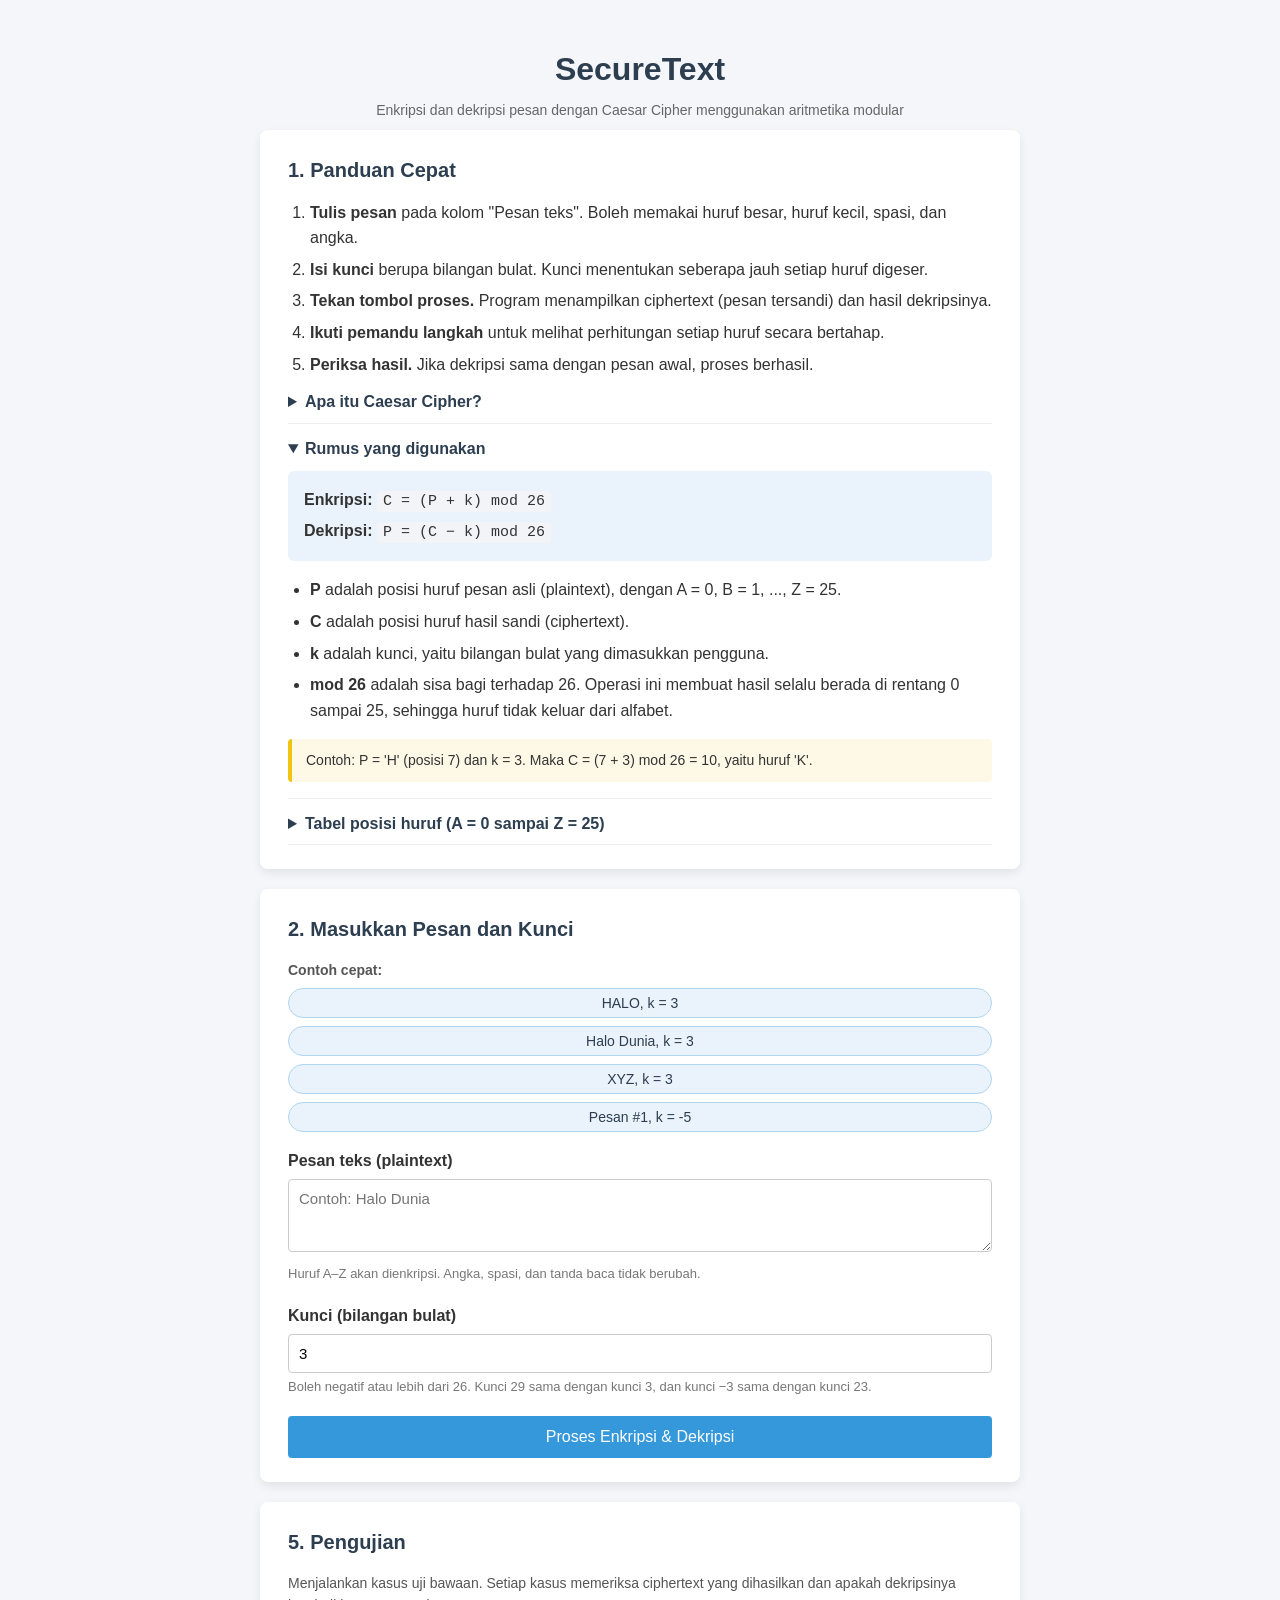
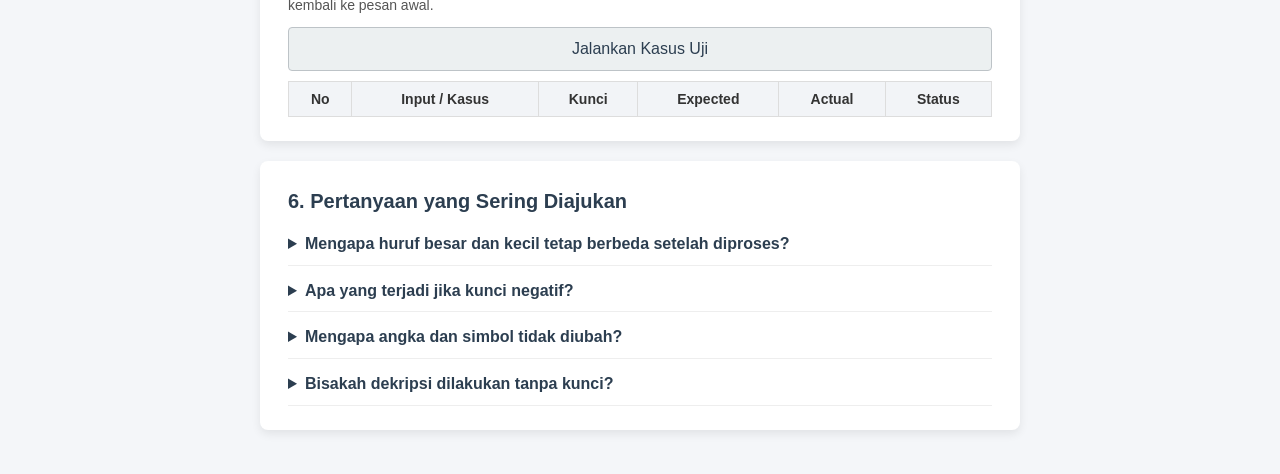
<file: index.html>
<!DOCTYPE html>
<html lang="id">
<head>
  <meta charset="UTF-8">
  <meta name="viewport" content="width=device-width, initial-scale=1.0">
  <title>SecureText - Caesar Cipher</title>
  <link rel="stylesheet" href="style.css">
</head>
<body>

<main class="container">
  <header>
    <h1>SecureText</h1>
    <p class="subjudul">Enkripsi dan dekripsi pesan dengan Caesar Cipher menggunakan aritmetika modular</p>
  </header>

  <!-- ===== PANDUAN ===== -->
  <section class="panel">
    <h2>1. Panduan Cepat</h2>
    <ol class="daftar-langkah">
      <li><strong>Tulis pesan</strong> pada kolom "Pesan teks". Boleh memakai huruf besar, huruf kecil, spasi, dan angka.</li>
      <li><strong>Isi kunci</strong> berupa bilangan bulat. Kunci menentukan seberapa jauh setiap huruf digeser.</li>
      <li><strong>Tekan tombol proses.</strong> Program menampilkan ciphertext (pesan tersandi) dan hasil dekripsinya.</li>
      <li><strong>Ikuti pemandu langkah</strong> untuk melihat perhitungan setiap huruf secara bertahap.</li>
      <li><strong>Periksa hasil.</strong> Jika dekripsi sama dengan pesan awal, proses berhasil.</li>
    </ol>

    <details>
      <summary>Apa itu Caesar Cipher?</summary>
      <p>
        Caesar Cipher adalah metode kriptografi klasik yang menyandikan pesan dengan cara menggeser
        setiap huruf dalam alfabet sejauh jumlah tertentu. Misalnya, dengan kunci 3, huruf A berubah
        menjadi D, B menjadi E, dan seterusnya. Huruf yang melewati Z kembali ke A dari awal.
      </p>
      <p>
        Metode ini mudah dipahami dan sangat baik untuk belajar konsep aritmetika modular. Namun,
        metode ini mudah dipecahkan sehingga tidak cocok untuk mengamankan data yang sebenarnya.
      </p>
    </details>

    <details open>
      <summary>Rumus yang digunakan</summary>
      <div class="rumus">
        <p><strong>Enkripsi:</strong> <code>C = (P + k) mod 26</code></p>
        <p><strong>Dekripsi:</strong> <code>P = (C − k) mod 26</code></p>
      </div>
      <ul class="daftar-penjelasan">
        <li><strong>P</strong> adalah posisi huruf pesan asli (plaintext), dengan A = 0, B = 1, ..., Z = 25.</li>
        <li><strong>C</strong> adalah posisi huruf hasil sandi (ciphertext).</li>
        <li><strong>k</strong> adalah kunci, yaitu bilangan bulat yang dimasukkan pengguna.</li>
        <li><strong>mod 26</strong> adalah sisa bagi terhadap 26. Operasi ini membuat hasil selalu berada di rentang 0 sampai 25, sehingga huruf tidak keluar dari alfabet.</li>
      </ul>
      <p class="catatan">
        Contoh: P = 'H' (posisi 7) dan k = 3. Maka C = (7 + 3) mod 26 = 10, yaitu huruf 'K'.
      </p>
    </details>

    <details>
      <summary>Tabel posisi huruf (A = 0 sampai Z = 25)</summary>
      <div id="tabelAlfabet" class="alfabet-grid"></div>
    </details>
  </section>

  <!-- ===== FORM ===== -->
  <section class="panel">
    <h2>2. Masukkan Pesan dan Kunci</h2>

    <div class="contoh-wrap">
      <span class="label">Contoh cepat:</span>
      <div class="contoh-btns">
        <button type="button" class="btn-contoh" data-teks="HALO" data-kunci="3">HALO, k = 3</button>
        <button type="button" class="btn-contoh" data-teks="Halo Dunia" data-kunci="3">Halo Dunia, k = 3</button>
        <button type="button" class="btn-contoh" data-teks="XYZ" data-kunci="3">XYZ, k = 3</button>
        <button type="button" class="btn-contoh" data-teks="Pesan #1: aman!" data-kunci="-5">Pesan #1, k = -5</button>
      </div>
    </div>

    <form id="formCipher" novalidate>
      <div class="form-group">
        <label for="inputTeks">Pesan teks (plaintext)</label>
        <textarea id="inputTeks" rows="3" placeholder="Contoh: Halo Dunia"></textarea>
        <small>Huruf A–Z akan dienkripsi. Angka, spasi, dan tanda baca tidak berubah.</small>
      </div>

      <div class="form-group">
        <label for="inputKunci">Kunci (bilangan bulat)</label>
        <input type="text" id="inputKunci" value="3" inputmode="numeric" autocomplete="off">
        <small>Boleh negatif atau lebih dari 26. Kunci 29 sama dengan kunci 3, dan kunci −3 sama dengan kunci 23.</small>
      </div>

      <button type="submit" class="btn-utama">Proses Enkripsi &amp; Dekripsi</button>
      <p id="pesanError" class="error" hidden></p>
    </form>
  </section>

  <!-- ===== HASIL ===== -->
  <section id="hasil" class="panel hasil" hidden aria-live="polite">
    <h2>3. Hasil</h2>

    <div class="hasil-item">
      <span class="label">Ciphertext (hasil enkripsi)</span>
      <output id="outputCipher"></output>
      <div class="baris-aksi">
        <button type="button" id="btnSalin" class="btn-kecil">Salin ciphertext</button>
        <span id="pesanSalin" class="info"></span>
      </div>
    </div>

    <div class="hasil-item">
      <span class="label">Plaintext hasil dekripsi</span>
      <output id="outputPlain"></output>
    </div>

    <p id="statusDekripsi" class="status"></p>
    <p id="infoKunci" class="info"></p>
  </section>

  <!-- ===== PEMANDU LANGKAH ===== -->
  <section id="pemandu" class="panel" hidden>
    <h2>4. Pemandu Langkah demi Langkah</h2>
    <p class="info">
      Tekan <strong>Berikutnya</strong> untuk melihat satu langkah pada satu waktu. Pada baris alfabet,
      <span class="penanda asal">biru</span> menandai posisi awal dan
      <span class="penanda tujuan">hijau</span> menandai posisi hasil.
    </p>

    <div class="progress"><div id="progressBar"></div></div>
    <p id="posisiLangkah" class="info"></p>

    <div class="kartu-langkah">
      <span id="faseLangkah" class="badge"></span>
      <h3 id="judulLangkah"></h3>
      <ol id="penjelasanLangkah" class="penjelasan"></ol>

      <div id="stripAlfabet" class="strip"></div>
      <p id="keteranganStrip" class="info"></p>
    </div>

    <div class="nav">
      <button type="button" id="btnSebelum" class="btn-sekunder">← Sebelumnya</button>
      <button type="button" id="btnBerikut" class="btn-utama">Berikutnya →</button>
    </div>
    <button type="button" id="btnUlang" class="btn-link">Mulai dari langkah pertama</button>

    <details>
      <summary>Tabel rincian enkripsi: (P + k) mod 26</summary>
      <div class="tabel-wrap">
        <table>
          <thead>
            <tr><th>No</th><th>Huruf</th><th>P</th><th>P + k</th><th>mod 26</th><th>C</th></tr>
          </thead>
          <tbody id="tbodyEnkripsi"></tbody>
        </table>
      </div>
    </details>

    <details>
      <summary>Tabel rincian dekripsi: (C − k) mod 26</summary>
      <div class="tabel-wrap">
        <table>
          <thead>
            <tr><th>No</th><th>Huruf</th><th>C</th><th>C − k</th><th>mod 26</th><th>P</th></tr>
          </thead>
          <tbody id="tbodyDekripsi"></tbody>
        </table>
      </div>
    </details>
  </section>

  <!-- ===== PENGUJIAN ===== -->
  <section class="panel">
    <h2>5. Pengujian</h2>
    <p class="info">
      Menjalankan kasus uji bawaan. Setiap kasus memeriksa ciphertext yang dihasilkan dan apakah dekripsinya kembali ke pesan awal.
    </p>
    <button type="button" id="btnUji" class="btn-sekunder">Jalankan Kasus Uji</button>
    <p id="ringkasanUji" class="status"></p>
    <div class="tabel-wrap">
      <table>
        <thead>
          <tr><th>No</th><th>Input / Kasus</th><th>Kunci</th><th>Expected</th><th>Actual</th><th>Status</th></tr>
        </thead>
        <tbody id="tbodyUji"></tbody>
      </table>
    </div>
  </section>

  <!-- ===== FAQ ===== -->
  <section class="panel">
    <h2>6. Pertanyaan yang Sering Diajukan</h2>
    <details>
      <summary>Mengapa huruf besar dan kecil tetap berbeda setelah diproses?</summary>
      <p>Program menghitung huruf besar dengan basis kode 65 (A) dan huruf kecil dengan basis 97 (a). Jadi 'h' tetap menjadi huruf kecil setelah dienkripsi, dan 'H' tetap huruf besar.</p>
    </details>
    <details>
      <summary>Apa yang terjadi jika kunci negatif?</summary>
      <p>Kunci negatif dinormalisasi dengan rumus ((k mod 26) + 26) mod 26. Contohnya, kunci −3 sama dengan kunci 23. Dengan begitu, hasil tetap berada dalam alfabet.</p>
    </details>
    <details>
      <summary>Mengapa angka dan simbol tidak diubah?</summary>
      <p>Caesar Cipher hanya didefinisikan untuk 26 huruf alfabet. Karakter lain dibiarkan agar struktur kalimat tetap terbaca.</p>
    </details>
    <details>
      <summary>Bisakah dekripsi dilakukan tanpa kunci?</summary>
      <p>Secara teori bisa dengan brute force, yaitu mencoba semua 25 kunci yang mungkin. Karena jumlah kunci sangat sedikit, metode ini mudah dilakukan. Itulah salah satu kelemahan utama Caesar Cipher.</p>
    </details>
  </section>
</main>

<script src="cipher.js"></script>
<script src="app.js"></script>
</body>
</html>
</file>
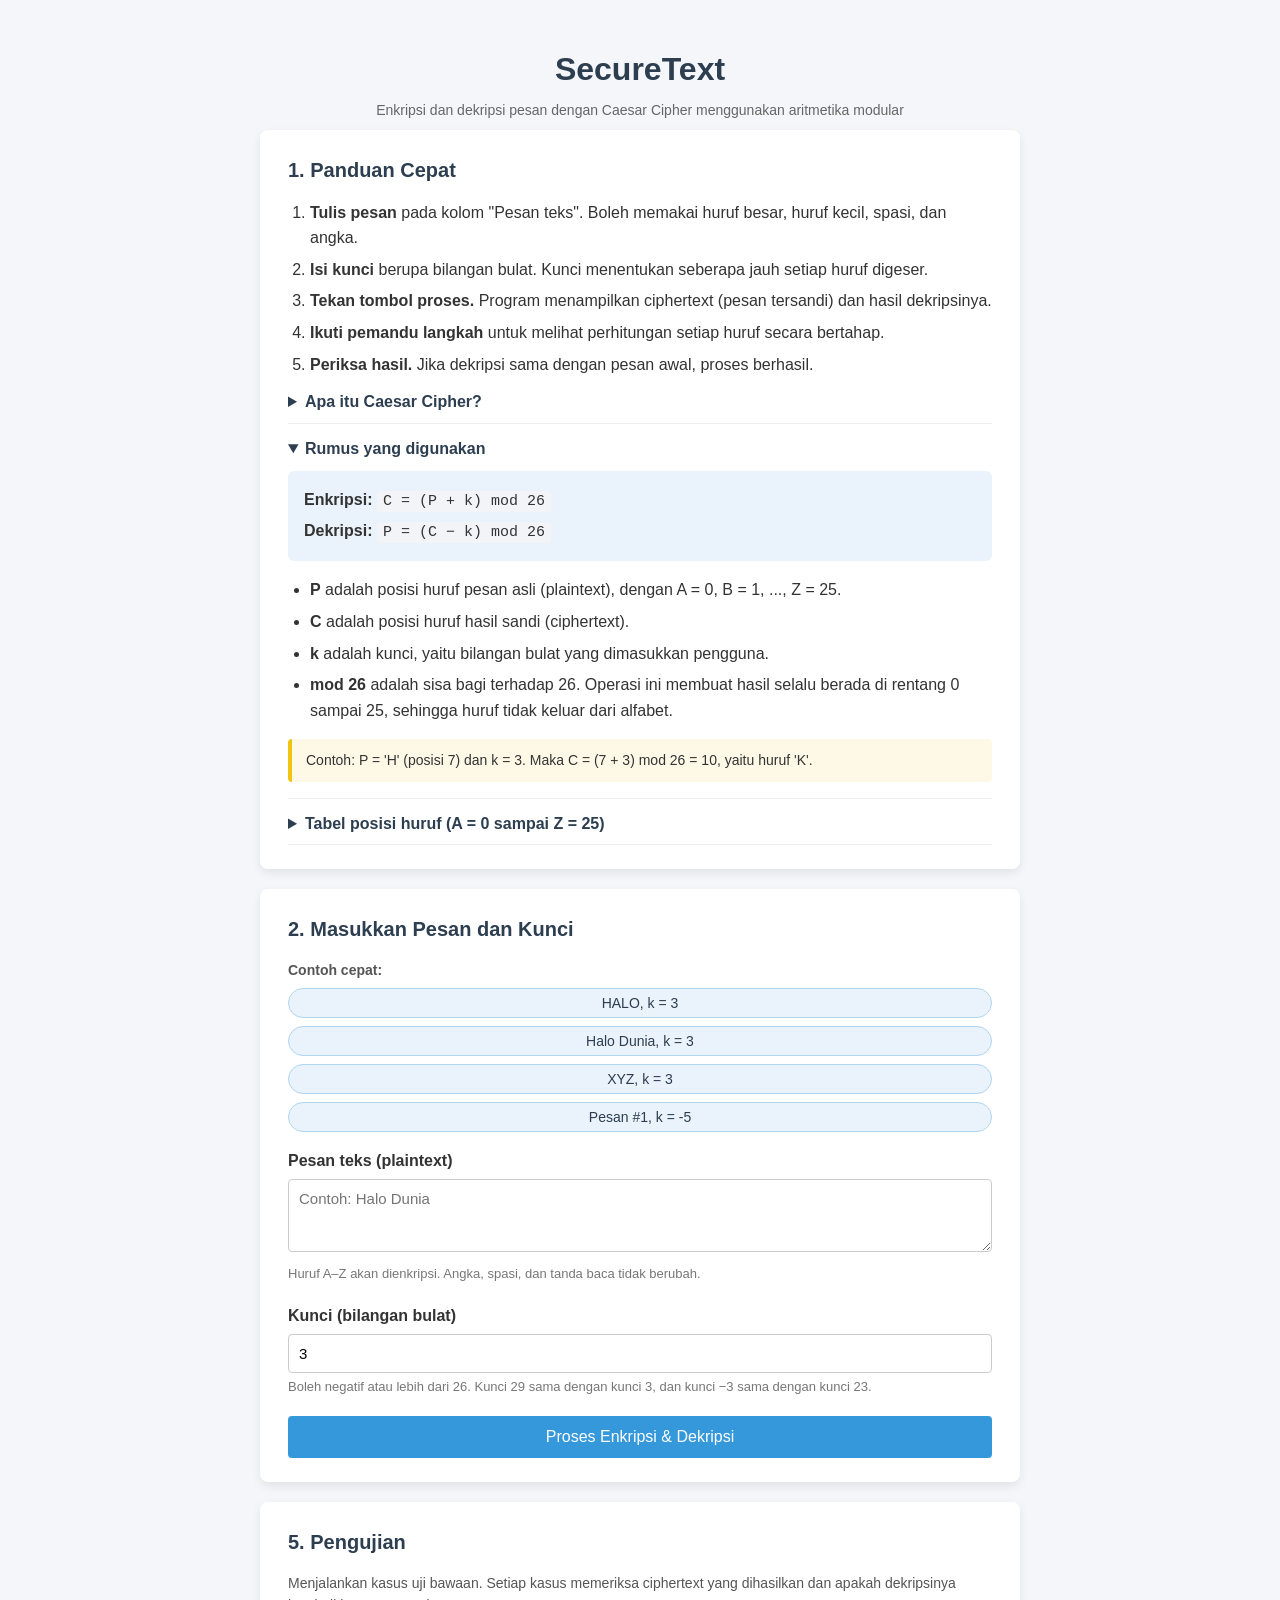
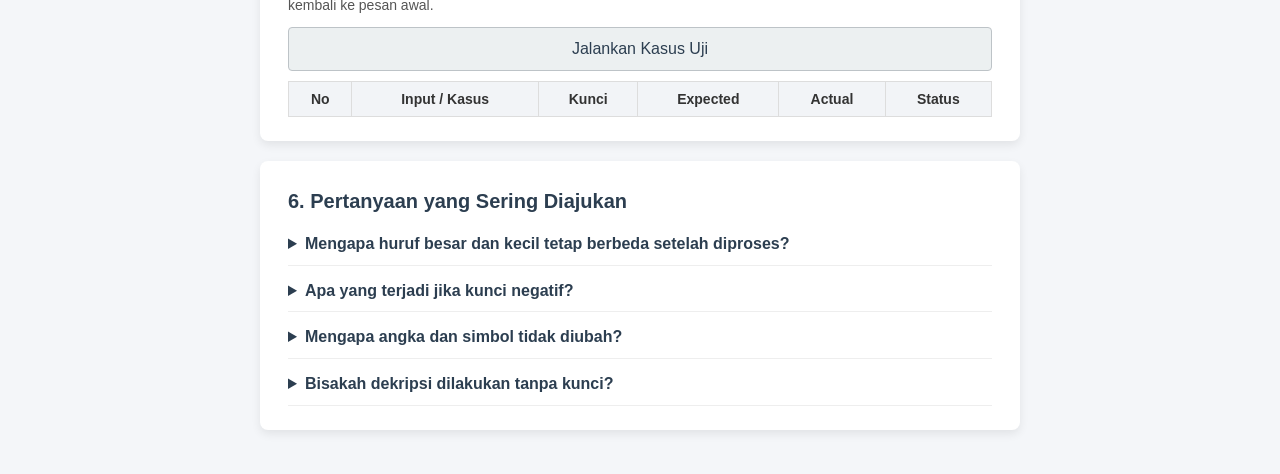
<file: secure.html>
<!DOCTYPE html>
<html lang="id">
<head>
  <meta charset="UTF-8">
  <meta name="viewport" content="width=device-width, initial-scale=1.0">
  <title>SecureText - Caesar Cipher</title>
  <link rel="stylesheet" href="style.css">
</head>
<body>

<main class="container">
  <header>
    <h1>SecureText</h1>
    <p class="subjudul">Enkripsi dan dekripsi pesan dengan Caesar Cipher menggunakan aritmetika modular</p>
  </header>

  <!-- ===== PANDUAN ===== -->
  <section class="panel">
    <h2>1. Panduan Cepat</h2>
    <ol class="daftar-langkah">
      <li><strong>Tulis pesan</strong> pada kolom "Pesan teks". Boleh memakai huruf besar, huruf kecil, spasi, dan angka.</li>
      <li><strong>Isi kunci</strong> berupa bilangan bulat. Kunci menentukan seberapa jauh setiap huruf digeser.</li>
      <li><strong>Tekan tombol proses.</strong> Program menampilkan ciphertext (pesan tersandi) dan hasil dekripsinya.</li>
      <li><strong>Ikuti pemandu langkah</strong> untuk melihat perhitungan setiap huruf secara bertahap.</li>
      <li><strong>Periksa hasil.</strong> Jika dekripsi sama dengan pesan awal, proses berhasil.</li>
    </ol>

    <details>
      <summary>Apa itu Caesar Cipher?</summary>
      <p>
        Caesar Cipher adalah metode kriptografi klasik yang menyandikan pesan dengan cara menggeser
        setiap huruf dalam alfabet sejauh jumlah tertentu. Misalnya, dengan kunci 3, huruf A berubah
        menjadi D, B menjadi E, dan seterusnya. Huruf yang melewati Z kembali ke A dari awal.
      </p>
      <p>
        Metode ini mudah dipahami dan sangat baik untuk belajar konsep aritmetika modular. Namun,
        metode ini mudah dipecahkan sehingga tidak cocok untuk mengamankan data yang sebenarnya.
      </p>
    </details>

    <details open>
      <summary>Rumus yang digunakan</summary>
      <div class="rumus">
        <p><strong>Enkripsi:</strong> <code>C = (P + k) mod 26</code></p>
        <p><strong>Dekripsi:</strong> <code>P = (C − k) mod 26</code></p>
      </div>
      <ul class="daftar-penjelasan">
        <li><strong>P</strong> adalah posisi huruf pesan asli (plaintext), dengan A = 0, B = 1, ..., Z = 25.</li>
        <li><strong>C</strong> adalah posisi huruf hasil sandi (ciphertext).</li>
        <li><strong>k</strong> adalah kunci, yaitu bilangan bulat yang dimasukkan pengguna.</li>
        <li><strong>mod 26</strong> adalah sisa bagi terhadap 26. Operasi ini membuat hasil selalu berada di rentang 0 sampai 25, sehingga huruf tidak keluar dari alfabet.</li>
      </ul>
      <p class="catatan">
        Contoh: P = 'H' (posisi 7) dan k = 3. Maka C = (7 + 3) mod 26 = 10, yaitu huruf 'K'.
      </p>
    </details>

    <details>
      <summary>Tabel posisi huruf (A = 0 sampai Z = 25)</summary>
      <div id="tabelAlfabet" class="alfabet-grid"></div>
    </details>
  </section>

  <!-- ===== FORM ===== -->
  <section class="panel">
    <h2>2. Masukkan Pesan dan Kunci</h2>

    <div class="contoh-wrap">
      <span class="label">Contoh cepat:</span>
      <div class="contoh-btns">
        <button type="button" class="btn-contoh" data-teks="HALO" data-kunci="3">HALO, k = 3</button>
        <button type="button" class="btn-contoh" data-teks="Halo Dunia" data-kunci="3">Halo Dunia, k = 3</button>
        <button type="button" class="btn-contoh" data-teks="XYZ" data-kunci="3">XYZ, k = 3</button>
        <button type="button" class="btn-contoh" data-teks="Pesan #1: aman!" data-kunci="-5">Pesan #1, k = -5</button>
      </div>
    </div>

    <form id="formCipher" novalidate>
      <div class="form-group">
        <label for="inputTeks">Pesan teks (plaintext)</label>
        <textarea id="inputTeks" rows="3" placeholder="Contoh: Halo Dunia"></textarea>
        <small>Huruf A–Z akan dienkripsi. Angka, spasi, dan tanda baca tidak berubah.</small>
      </div>

      <div class="form-group">
        <label for="inputKunci">Kunci (bilangan bulat)</label>
        <input type="text" id="inputKunci" value="3" inputmode="numeric" autocomplete="off">
        <small>Boleh negatif atau lebih dari 26. Kunci 29 sama dengan kunci 3, dan kunci −3 sama dengan kunci 23.</small>
      </div>

      <button type="submit" class="btn-utama">Proses Enkripsi &amp; Dekripsi</button>
      <p id="pesanError" class="error" hidden></p>
    </form>
  </section>

  <!-- ===== HASIL ===== -->
  <section id="hasil" class="panel hasil" hidden aria-live="polite">
    <h2>3. Hasil</h2>

    <div class="hasil-item">
      <span class="label">Ciphertext (hasil enkripsi)</span>
      <output id="outputCipher"></output>
      <div class="baris-aksi">
        <button type="button" id="btnSalin" class="btn-kecil">Salin ciphertext</button>
        <span id="pesanSalin" class="info"></span>
      </div>
    </div>

    <div class="hasil-item">
      <span class="label">Plaintext hasil dekripsi</span>
      <output id="outputPlain"></output>
    </div>

    <p id="statusDekripsi" class="status"></p>
    <p id="infoKunci" class="info"></p>
  </section>

  <!-- ===== PEMANDU LANGKAH ===== -->
  <section id="pemandu" class="panel" hidden>
    <h2>4. Pemandu Langkah demi Langkah</h2>
    <p class="info">
      Tekan <strong>Berikutnya</strong> untuk melihat satu langkah pada satu waktu. Pada baris alfabet,
      <span class="penanda asal">biru</span> menandai posisi awal dan
      <span class="penanda tujuan">hijau</span> menandai posisi hasil.
    </p>

    <div class="progress"><div id="progressBar"></div></div>
    <p id="posisiLangkah" class="info"></p>

    <div class="kartu-langkah">
      <span id="faseLangkah" class="badge"></span>
      <h3 id="judulLangkah"></h3>
      <ol id="penjelasanLangkah" class="penjelasan"></ol>

      <div id="stripAlfabet" class="strip"></div>
      <p id="keteranganStrip" class="info"></p>
    </div>

    <div class="nav">
      <button type="button" id="btnSebelum" class="btn-sekunder">← Sebelumnya</button>
      <button type="button" id="btnBerikut" class="btn-utama">Berikutnya →</button>
    </div>
    <button type="button" id="btnUlang" class="btn-link">Mulai dari langkah pertama</button>

    <details>
      <summary>Tabel rincian enkripsi: (P + k) mod 26</summary>
      <div class="tabel-wrap">
        <table>
          <thead>
            <tr><th>No</th><th>Huruf</th><th>P</th><th>P + k</th><th>mod 26</th><th>C</th></tr>
          </thead>
          <tbody id="tbodyEnkripsi"></tbody>
        </table>
      </div>
    </details>

    <details>
      <summary>Tabel rincian dekripsi: (C − k) mod 26</summary>
      <div class="tabel-wrap">
        <table>
          <thead>
            <tr><th>No</th><th>Huruf</th><th>C</th><th>C − k</th><th>mod 26</th><th>P</th></tr>
          </thead>
          <tbody id="tbodyDekripsi"></tbody>
        </table>
      </div>
    </details>
  </section>

  <!-- ===== PENGUJIAN ===== -->
  <section class="panel">
    <h2>5. Pengujian</h2>
    <p class="info">
      Menjalankan kasus uji bawaan. Setiap kasus memeriksa ciphertext yang dihasilkan dan apakah dekripsinya kembali ke pesan awal.
    </p>
    <button type="button" id="btnUji" class="btn-sekunder">Jalankan Kasus Uji</button>
    <p id="ringkasanUji" class="status"></p>
    <div class="tabel-wrap">
      <table>
        <thead>
          <tr><th>No</th><th>Input / Kasus</th><th>Kunci</th><th>Expected</th><th>Actual</th><th>Status</th></tr>
        </thead>
        <tbody id="tbodyUji"></tbody>
      </table>
    </div>
  </section>

  <!-- ===== FAQ ===== -->
  <section class="panel">
    <h2>6. Pertanyaan yang Sering Diajukan</h2>
    <details>
      <summary>Mengapa huruf besar dan kecil tetap berbeda setelah diproses?</summary>
      <p>Program menghitung huruf besar dengan basis kode 65 (A) dan huruf kecil dengan basis 97 (a). Jadi 'h' tetap menjadi huruf kecil setelah dienkripsi, dan 'H' tetap huruf besar.</p>
    </details>
    <details>
      <summary>Apa yang terjadi jika kunci negatif?</summary>
      <p>Kunci negatif dinormalisasi dengan rumus ((k mod 26) + 26) mod 26. Contohnya, kunci −3 sama dengan kunci 23. Dengan begitu, hasil tetap berada dalam alfabet.</p>
    </details>
    <details>
      <summary>Mengapa angka dan simbol tidak diubah?</summary>
      <p>Caesar Cipher hanya didefinisikan untuk 26 huruf alfabet. Karakter lain dibiarkan agar struktur kalimat tetap terbaca.</p>
    </details>
    <details>
      <summary>Bisakah dekripsi dilakukan tanpa kunci?</summary>
      <p>Secara teori bisa dengan brute force, yaitu mencoba semua 25 kunci yang mungkin. Karena jumlah kunci sangat sedikit, metode ini mudah dilakukan. Itulah salah satu kelemahan utama Caesar Cipher.</p>
    </details>
  </section>
</main>

<script src="cipher.js"></script>
<script src="app.js"></script>
</body>
</html>
</file>
<file: style.css>
* {
  box-sizing: border-box;
}

body {
  font-family: Arial, Helvetica, sans-serif;
  background: #f4f6f9;
  color: #333;
  margin: 0;
  padding: 20px;
  line-height: 1.6;
}

.container {
  max-width: 760px;
  margin: 24px auto;
}

header {
  text-align: center;
  margin-bottom: 8px;
}

h1 {
  color: #2c3e50;
  margin: 0 0 4px;
}

h2 {
  color: #2c3e50;
  font-size: 20px;
  margin: 0 0 14px;
}

h3 {
  color: #2c3e50;
  margin: 8px 0 12px;
  font-size: 18px;
}

.subjudul {
  color: #666;
  margin: 0;
  font-size: 14px;
}

.panel {
  background: #fff;
  padding: 24px 28px;
  border-radius: 8px;
  box-shadow: 0 4px 10px rgba(0, 0, 0, 0.08);
  margin-bottom: 20px;
}

.panel[hidden] {
  display: none;
}

.daftar-langkah {
  padding-left: 22px;
  margin: 0 0 12px;
}

.daftar-langkah li {
  margin-bottom: 6px;
}

.daftar-penjelasan {
  padding-left: 22px;
}

.daftar-penjelasan li {
  margin-bottom: 6px;
}

.catatan {
  background: #fef9e7;
  border-left: 4px solid #f1c40f;
  padding: 10px 14px;
  border-radius: 4px;
  font-size: 14px;
}

.rumus {
  background: #eaf2fb;
  border-radius: 6px;
  padding: 12px 16px;
  margin: 10px 0;
  font-size: 16px;
}

.rumus p {
  margin: 4px 0;
}

code {
  font-family: "Courier New", monospace;
  background: #f2f4f7;
  padding: 2px 6px;
  border-radius: 3px;
  font-size: 15px;
}

details {
  margin-top: 12px;
  border-bottom: 1px solid #eee;
  padding-bottom: 8px;
}

summary {
  cursor: pointer;
  font-weight: bold;
  color: #2c3e50;
}

details p {
  margin: 8px 0;
}

/* Tabel alfabet */
.alfabet-grid {
  display: grid;
  grid-template-columns: repeat(13, 1fr);
  gap: 6px;
  margin-top: 10px;
}

.sel-alfabet {
  border: 1px solid #ddd;
  border-radius: 4px;
  text-align: center;
  padding: 6px 2px;
  background: #fafbfc;
  font-size: 14px;
}

.sel-alfabet strong {
  display: block;
  font-size: 16px;
  color: #2c3e50;
}

.sel-alfabet span {
  color: #888;
  font-size: 12px;
}

.sel-alfabet.asal {
  background: #3498db;
  border-color: #2980b9;
}

.sel-alfabet.asal strong,
.sel-alfabet.asal span {
  color: #fff;
}

.sel-alfabet.tujuan {
  background: #27ae60;
  border-color: #1e8449;
}

.sel-alfabet.tujuan strong,
.sel-alfabet.tujuan span {
  color: #fff;
}

.sel-alfabet.sama {
  background: #8e44ad;
  border-color: #6c3483;
}

.sel-alfabet.sama strong,
.sel-alfabet.sama span {
  color: #fff;
}

.penanda {
  padding: 1px 8px;
  border-radius: 3px;
  color: #fff;
  font-weight: bold;
  font-size: 14px;
}

.penanda.asal {
  background: #3498db;
}

.penanda.tujuan {
  background: #27ae60;
}

/* Contoh cepat */
.contoh-wrap {
  margin-bottom: 16px;
}

.contoh-btns {
  display: flex;
  flex-wrap: wrap;
  gap: 8px;
  margin-top: 6px;
}

.btn-contoh {
  background: #eaf2fb;
  color: #2c3e50;
  border: 1px solid #aed6f1;
  padding: 6px 12px;
  border-radius: 16px;
  font-size: 14px;
  cursor: pointer;
}

.btn-contoh:hover {
  background: #d6eaf8;
}

/* Form */
.form-group {
  margin-bottom: 18px;
}

label {
  display: block;
  font-weight: bold;
  margin-bottom: 6px;
}

.label {
  display: block;
  font-weight: bold;
  font-size: 14px;
  color: #555;
  margin-bottom: 4px;
}

small {
  display: block;
  color: #777;
  font-size: 13px;
  margin-top: 4px;
}

input[type="text"],
textarea {
  width: 100%;
  padding: 10px;
  border: 1px solid #ccc;
  border-radius: 4px;
  font-family: inherit;
  font-size: 15px;
}

textarea {
  resize: vertical;
}

input:focus,
textarea:focus {
  outline: 2px solid #3498db;
  border-color: #3498db;
}

button {
  font-size: 16px;
  padding: 12px 20px;
  border-radius: 4px;
  border: none;
  cursor: pointer;
  width: 100%;
  font-family: inherit;
}

button:disabled {
  opacity: 0.4;
  cursor: not-allowed;
}

.btn-utama {
  background: #3498db;
  color: #fff;
}

.btn-utama:hover:not(:disabled) {
  background: #2980b9;
}

.btn-sekunder {
  background: #ecf0f1;
  color: #2c3e50;
  border: 1px solid #bdc3c7;
}

.btn-sekunder:hover:not(:disabled) {
  background: #dfe6e9;
}

.btn-kecil {
  width: auto;
  padding: 6px 14px;
  font-size: 14px;
  background: #ecf0f1;
  color: #2c3e50;
  border: 1px solid #bdc3c7;
}

.btn-link {
  background: none;
  color: #2980b9;
  width: auto;
  padding: 8px 0;
  text-decoration: underline;
  font-size: 14px;
  margin-top: 6px;
}

.error {
  color: #c0392b;
  background: #fdecea;
  padding: 10px;
  border-radius: 4px;
  margin-top: 14px;
}

.error[hidden] {
  display: none;
}

/* Hasil */
.hasil {
  background: #f7fbfd;
  border: 1px solid #d6eaf8;
}

.hasil[hidden] {
  display: none;
}

.hasil-item {
  margin-bottom: 14px;
}

output {
  display: block;
  font-family: "Courier New", monospace;
  font-size: 18px;
  background: #fff;
  padding: 10px;
  border-radius: 4px;
  word-break: break-all;
  min-height: 42px;
  border: 1px solid #e5e8eb;
}

.baris-aksi {
  display: flex;
  align-items: center;
  gap: 10px;
  margin-top: 6px;
}

.status {
  font-weight: bold;
  margin: 10px 0 4px;
}

.status.ok,
.lulus {
  color: #1e8449;
  font-weight: bold;
}

.status.gagal,
.tidak-lulus {
  color: #c0392b;
  font-weight: bold;
}

.info {
  font-size: 14px;
  color: #555;
  margin: 4px 0 10px;
}

/* Pemandu langkah */
.progress {
  height: 10px;
  background: #e5e8eb;
  border-radius: 5px;
  overflow: hidden;
}

#progressBar {
  height: 100%;
  width: 0;
  background: #3498db;
  transition: width 0.3s ease;
}

.kartu-langkah {
  border: 1px solid #d6eaf8;
  border-radius: 8px;
  padding: 18px;
  margin: 14px 0;
  background: #fbfdff;
}

.badge {
  display: inline-block;
  background: #2c3e50;
  color: #fff;
  font-size: 12px;
  padding: 2px 10px;
  border-radius: 12px;
  letter-spacing: 0.5px;
}

.penjelasan {
  padding-left: 22px;
  margin: 10px 0 16px;
}

.penjelasan li {
  margin-bottom: 8px;
}

.strip {
  display: grid;
  grid-template-columns: repeat(13, 1fr);
  gap: 6px;
  margin-top: 6px;
}

.strip[hidden] {
  display: none;
}

.nav {
  display: flex;
  gap: 12px;
  margin-top: 6px;
}

.nav button {
  width: 50%;
}

/* Tabel */
.tabel-wrap {
  overflow-x: auto;
  margin-top: 10px;
}

table {
  width: 100%;
  border-collapse: collapse;
  font-size: 14px;
  background: #fff;
}

th,
td {
  border: 1px solid #ddd;
  padding: 6px 8px;
  text-align: center;
  white-space: nowrap;
}

th {
  background: #f2f4f7;
}

/* Responsif */
@media (max-width: 600px) {
  body {
    padding: 10px;
  }

  .panel {
    padding: 18px;
  }

  .alfabet-grid,
  .strip {
    grid-template-columns: repeat(7, 1fr);
  }

  .nav {
    flex-direction: column;
  }

  .nav button {
    width: 100%;
  }
}
</file>
